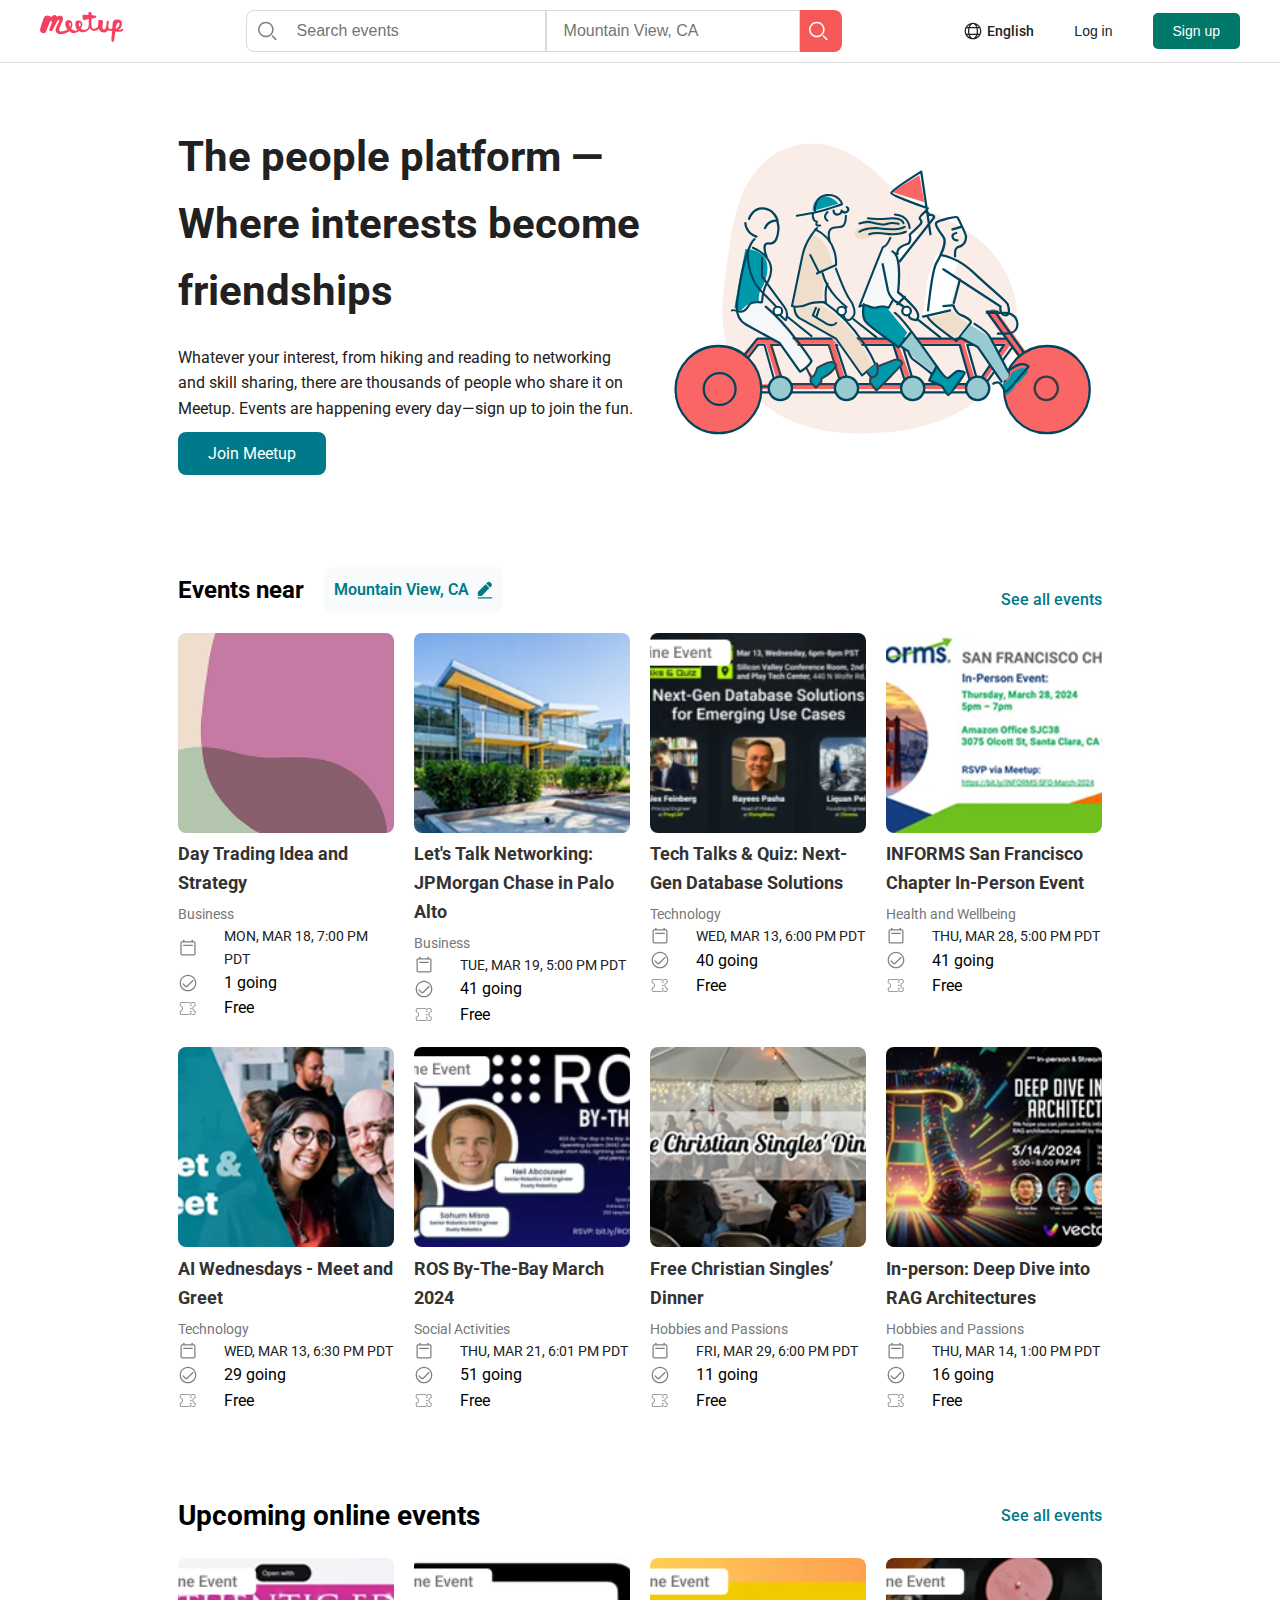
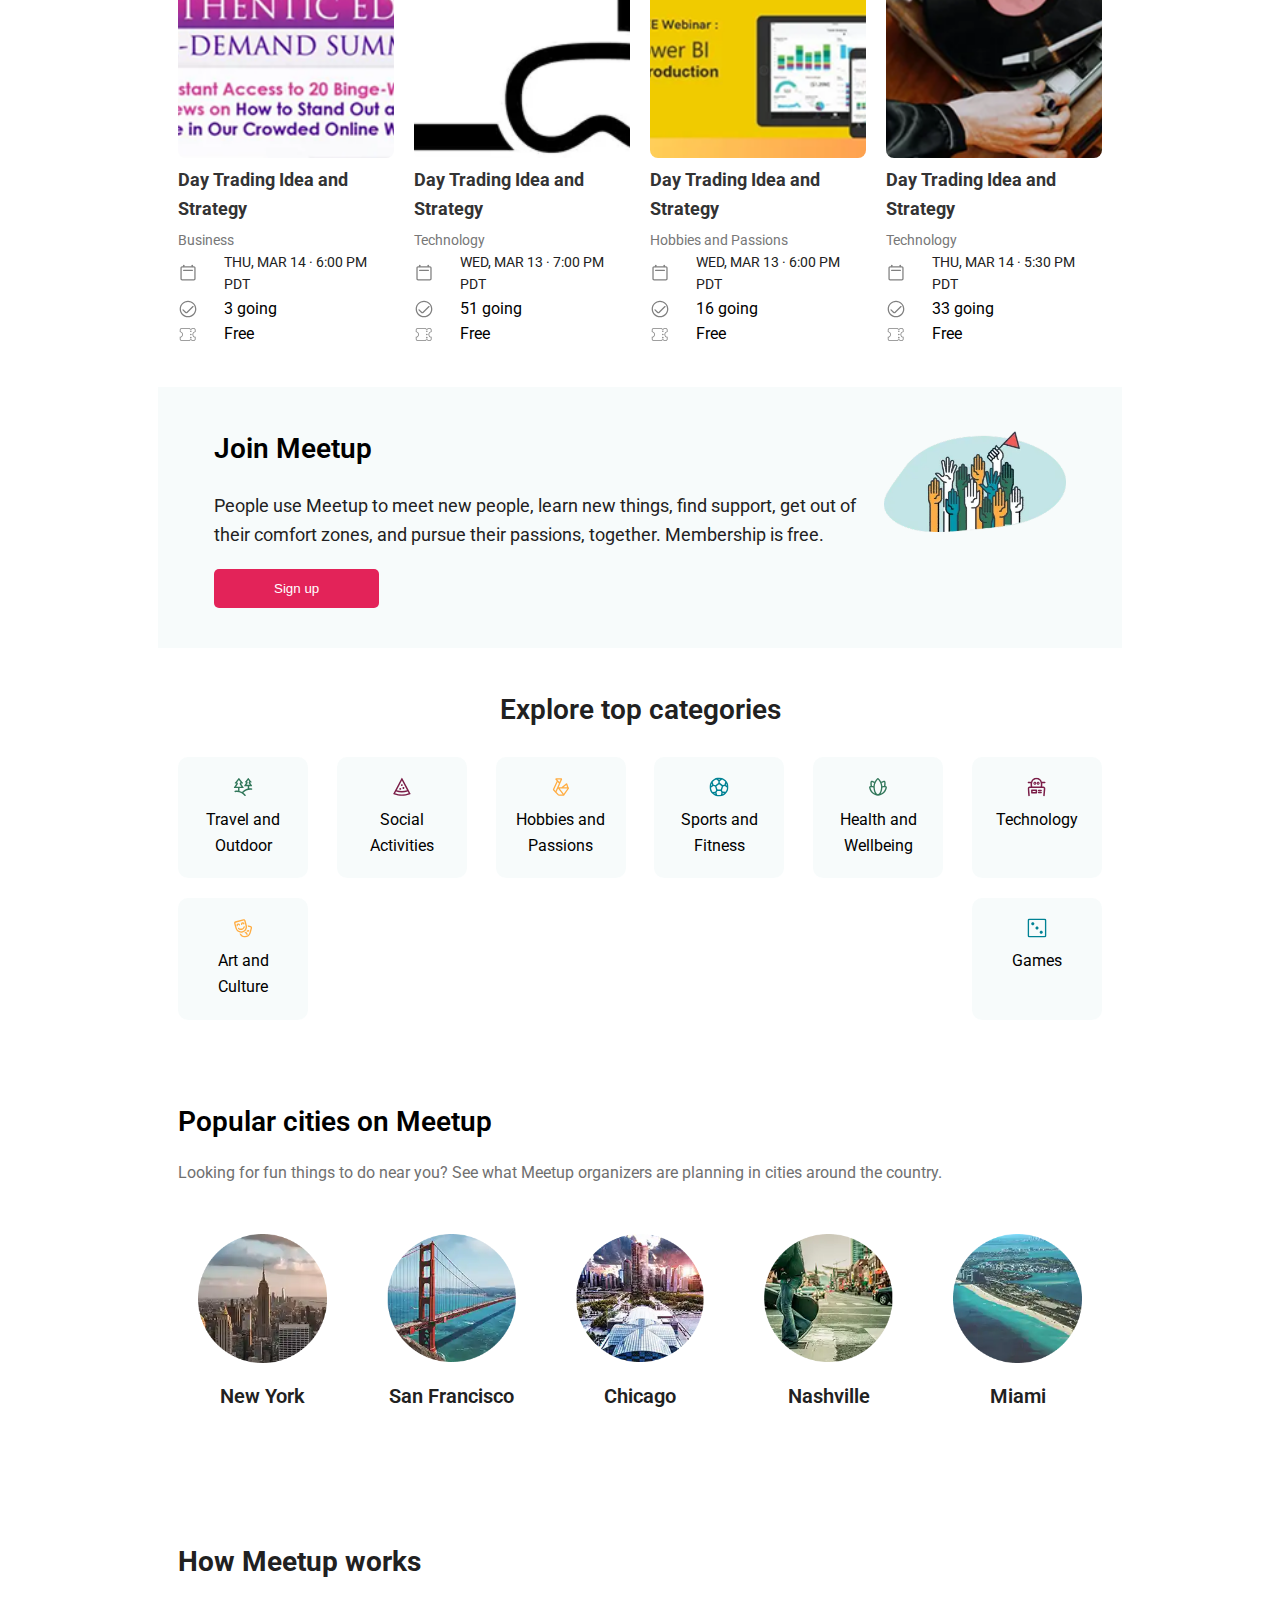
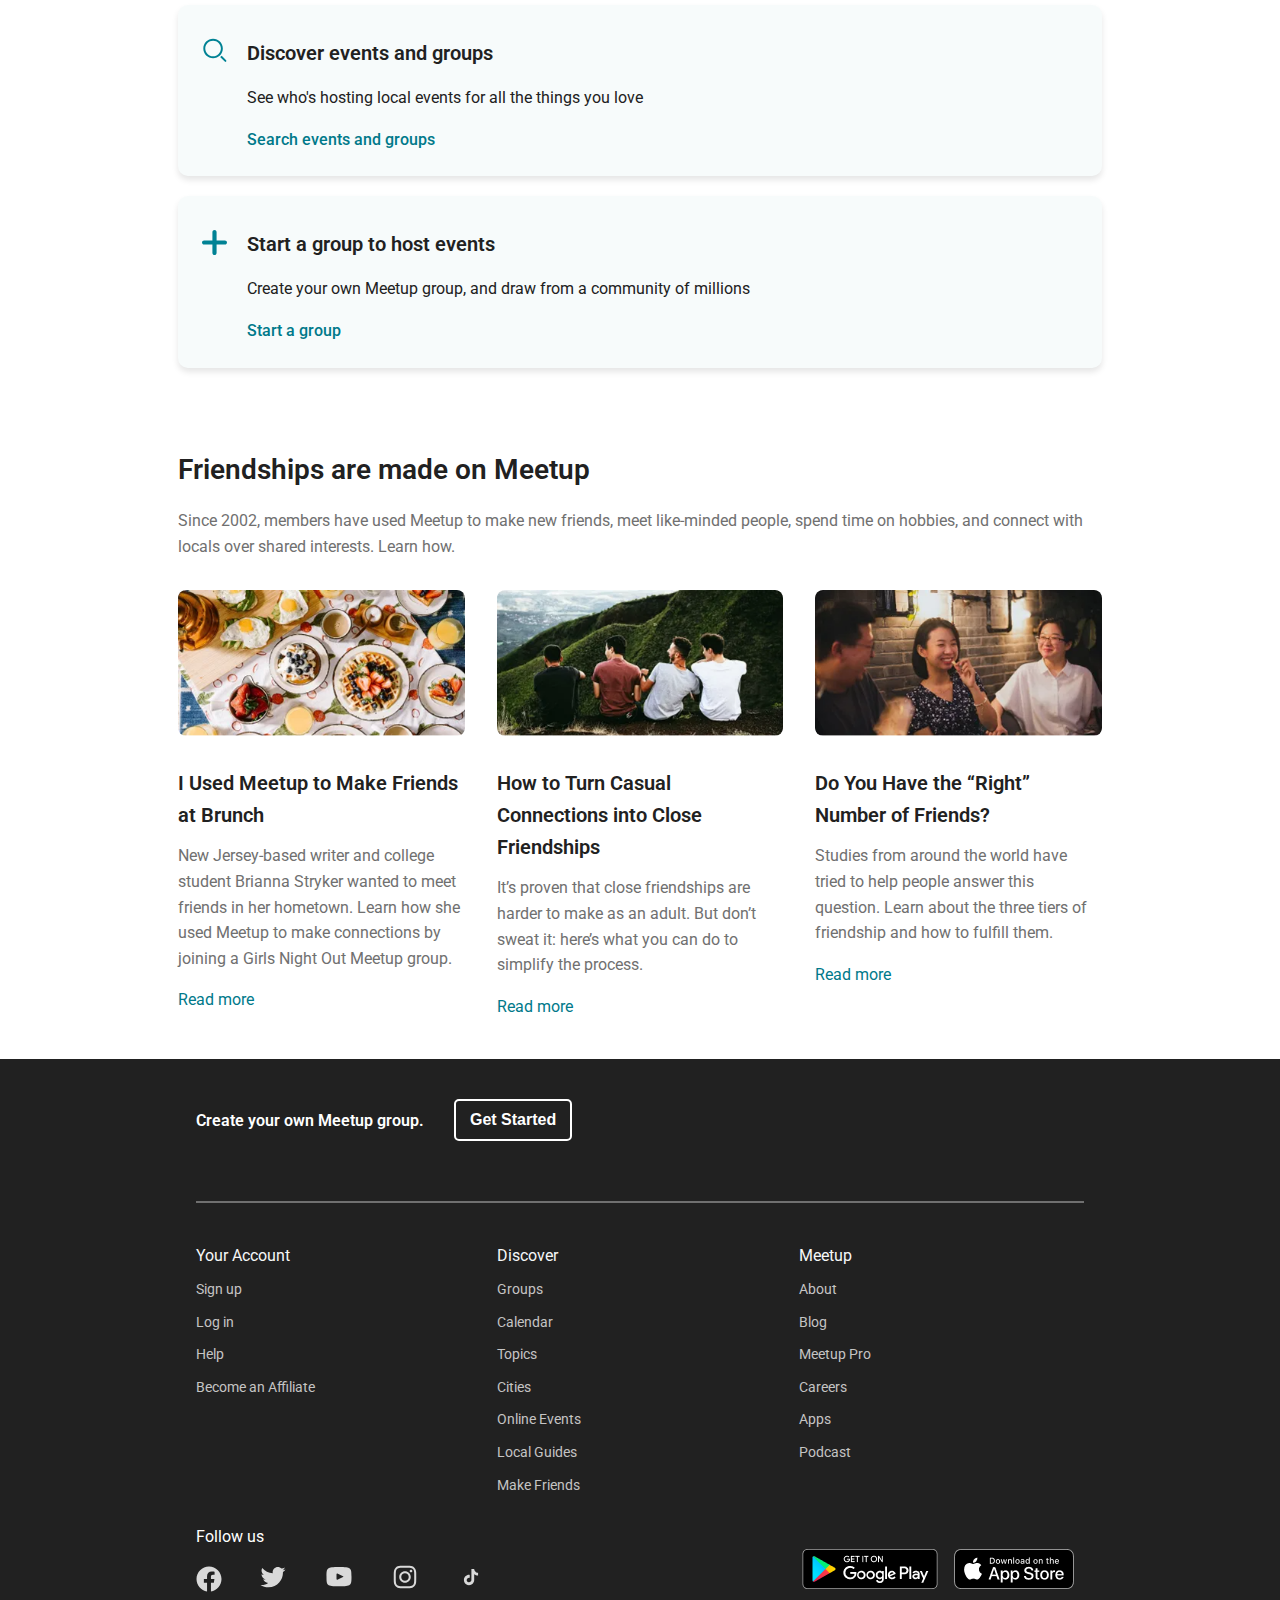
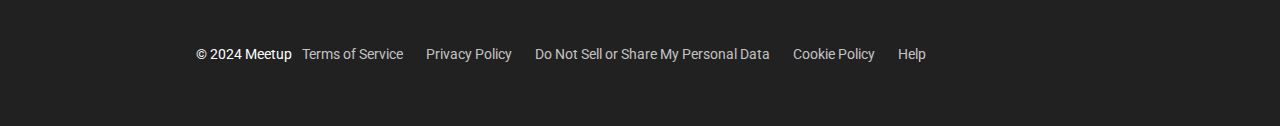
<file: index.html>
<!DOCTYPE html>
<html lang="en">
  <head>
    <meta charset="UTF-8" />
    <meta name="viewport" content="width=device-width, initial-scale=1.0" />
    <title>Meetup</title>
    <link rel="stylesheet" href="/CSS/header.css" />
    <link rel="stylesheet" href="/CSS/style.css" />
    <link rel="stylesheet" href="/CSS/icons.css" />
    <link rel="stylesheet" href="/CSS/utils.css" />
    <link rel="stylesheet" href="/CSS/footer.css" />
    <link rel="preconnect" href="https://fonts.googleapis.com" />
    <link rel="preconnect" href="https://fonts.gstatic.com" crossorigin />
    <link
      href="https://fonts.googleapis.com/css2?family=Roboto:ital,wght@0,100..900;1,100..900&display=swap"
      rel="stylesheet"
    />
  </head>
  <body>
    <main>
      <section class="hero">
        <div class="hero-text">
          <h1>The people platform — Where interests become friendships</h1>
          <p class="hero-discription">
            Whatever your interest, from hiking and reading to networking and
            skill sharing, there are thousands of people who share it on Meetup.
            Events are happening every day—sign up to join the fun.
          </p>
          <a
            class="hidden-mobile"
            id="joinMeetingLink"
            href="search-events-page/search-events-page.html"
            >Join Meetup</a>
        </div>
        <div class="hero-image">
          <img src="IMG/hero-illustration.svg" alt="Hero Image" />
        </div>
      </section>

      <section class="events">
        <div>
			<div class="events-title-grupp">
				<div class="events-title">
					<h2 class="event-title-h2">Events near</h2>
				  <div class="events-title-input">
					  <p>Mountain View, CA</p>
					  <img src="IMG/event-pen.svg" alt="pen" />
				  </div>
				</div>
				<a class="events-title-link hidden-mobile" href="#">See all events</a>
			</div>
        </div>
        <div id="cards-event-list" class="event-list"></div>
      </section>

      <section class="upcoming-events">
		<div class="upcoming-events-title">
			<h2 class="upcoming-events-title-h2">Upcoming online events</h2>
			<a class="upcoming-events-link hidden-mobile" href="#">See all events</a>
		</div>
        <div id="cards-upcomming-event-list" class="event-list"></div>
      </section>

      <section class="join-meetup">
        <div class="join-meetup-info">
          <h2 class="hidden-mobile">Join Meetup</h2>
          <p>
            People use Meetup to meet new people, learn new things, find
            support, get out of their comfort zones, and pursue their passions,
            together. Membership is free.
          </p>
          <button class="sign-up-btn">Sign up</button>
        </div>
        <div class="join-meetup-image">
          <img  src="IMG/Join-Meetup.png" alt="" />
        </div>
        <h2 class="shown-mobile">Join Meetup</h2>
      </section>

      <section class="categories">
        <h2>Explore top categories</h2>
        <div class="category-list">
          <div class="category">
            <img src="IMG/categorie-1.svg" alt="Travel" />
            Travel and Outdoor
          </div>
          <div class="category">
            <img src="IMG/categorie-2.svg" alt="Social" />
            Social Activities
          </div>
          <div class="category">
            <img src="IMG/categorie-3.svg" alt="Hobbies" />
            Hobbies and Passions
          </div>
          <div class="category">
            <img src="IMG/categorie-4.svg" alt="Sports" />
            Sports and Fitness
          </div>
          <div class="category">
            <img src="IMG/categorie-5.svg" alt="Health" />
            Health and Wellbeing
          </div>
          <div class="category">
            <img src="IMG/categorie-6.svg" alt="Technology" />
            Technology
          </div>
          <div class="category">
            <img src="IMG/categorie-7.svg" alt="Art" />
            Art and Culture
          </div>
          <div class="category">
            <img src="IMG/categorie-8.svg" alt="Games" />
            Games
          </div>
        </div>
      </section>

      <section class="cities">
        <h2>Popular cities on Meetup</h2>
        <p>
          Looking for fun things to do near you? See what Meetup organizers are
          planning in cities around the country.
        </p>
        <div class="city-list">
          <a
            href="search-events-page/search-events-page.html?location=New%20York"
            class="city"
          >
            <img class="city-image" src="IMG/new-york.png" alt="New York" />
            <p>New York</p>
          </a>
          <div class="city">
            <img class="city-image" src="IMG/san-francisco.png" alt="San Francisco" />
            <p>San Francisco</p>
          </div>
          <div class="city">
            <img class="city-image" src="IMG/chicago.png" alt="Chicago" />
            <p>Chicago</p>
          </div>
          <div class="city">
            <img class="city-image" src="IMG/nashville.png" alt="Nashville" />
            <p>Nashville</p>
          </div>
          <div class="city">
            <img class="city-image" src="IMG/miami.png" alt="Miami" />
            <p>Miami</p>
          </div>
        </div>
      </section>

      <section class="how-it-works">
        <h2>How Meetup works</h2>
        <div class="steps">
          <div class="step">
            <div>
              <i class="icon ic-color-biruza ic-search"></i>
            </div>
            <div class="step-content">
              <h3 class="step-title">Discover events and groups</h3>
              <p class="step-discription">See who's hosting local events for all the things you love</p>
              <a class="step-link" href="#">Search events and groups</a>
            </div>
          </div>

          <!-- Шаг 2: Start a group to host events -->
          <div class="step">
            <div>
              <i class="icon ic-plus ic-color-biruza"></i>
            </div>
            <div class="step-content">
              <h3 class="step-title">Start a group to host events</h3>
              <p class="step-discription">
                Create your own Meetup group, and draw from a community of
                millions
              </p>
              <a class="step-link" href="#">Start a group</a>
            </div>
          </div>
        </div>
      </section>

      <section class="friendships">
        <h2>Friendships are made on Meetup</h2>
        <p>
          Since 2002, members have used Meetup to make new friends, meet
          like-minded people, spend time on hobbies, and connect with locals
          over shared interests. Learn how.
        </p>

        <div id="my-card-list" class="friendship-cards">
          <!-- Данные запорлняются в JS -->
        </div>
      </section>
    </main>


    <script src="elements/header.js"></script>
    <script src="elements/footer.js"></script>
    <script type="module" src="main-page.js"></script>
  </body>
</html>
</file>
<file: CSS/header.css>
/* Header */
.header {
	background-color: #fff;
	padding: 10px 40px;
	border-bottom: 1px solid #ddd;
  }
  
  nav {
	display: flex;
	justify-content: space-between;
	align-items: center;
  }
  
.logo-search {
	display: flex;
	align-items: center;
	gap: 40px;
  }
  
.logo img {
	height: 30px;
  }
  
.search-bar {
	display: flex;
  }
  
  .search-input-wrapper {
	display: flex;
	align-items: center;
	width: 300px;
	padding-left: 10px;
	border: 1px solid #d9d9d9;
	border-radius: 8px 0 0 8px;
  }
  
.search-input {
	border: none;
	font-size: 16px;
	color: #707070;
	outline: none;
  }
  
.search-bar .location {
	display: flex;
	align-items: center;
	border: none;
	font-weight: 400;
	font-size: 16px;
	padding-left: 17px;
	border: 1px solid #d9d9d9;
	width: 254px;
	height: 42px;
	outline: none;
  }
  
  
.search-button {
	padding: 8px;
	background-color: #f65858;
	border: none;
	width: 42px;
	border-radius: 0 8px 8px 0;
	cursor: pointer;
  }
  
  /* Панель авторизации */
.user-auth {
	display: flex;
	align-items: center;
	gap: 20px;
	order: 3;
  }
  
.user-auth button {
	font-size: 14px;
	font-weight: 500;
	padding: 10px 20px;
	background-color: transparent;
	border: none;
	border-radius: 5px;
	cursor: pointer;
  }
  
.user-auth button.log-in {
	color: #212121;
  }
  
.user-auth button:hover {
	background-color: #024941;
	color: white;
  }
  
.user-auth .active {
	background-color: #00796b;
	color: white;
  }
  
.user-auth .language {
	display: flex;
	align-items: center;
	gap: 4px;
	font-size: 14px;
	font-weight: 500;
	color: #212121;
  }

  @media (max-width: 700px){
	#search-location-input{
		display: none;
	}

	.user-auth .language{
		font-size: 12px;
	}
	.user-auth button{
		font-size: 12px;
	}
	.header{
		padding: 10px;
	}
	nav {
		  flex-wrap: wrap;
		}
	  
		.user-auth {
		gap: 8px;
		  order: 2;
		}
	  
		.search-bar {
			margin-top: 15px;
		  width: 100%;
		  order: 3;
		}
		.search-input-wrapper{
			width: 100%;
		}
  }
</file>
<file: CSS/style.css>
/* Общие стили */
* {
  margin: 0;
  padding: 0;
  box-sizing: border-box;
}

body {
  font-family: "Roboto", serif;
  line-height: 1.6;
  background-color: #ffffff;
}

a {
  text-decoration: none;
  color: inherit;
}

img {
  max-width: 100%;
}

main {
  max-width: 5000px;
  margin-right: 158px;
  margin-left: 158px;
}

/* Hero Section */
.hero {
  display: flex;
  justify-content: space-between;
  align-items: center;
  padding: 60px 20px;
  margin: 70px, 158px;
  background-color: #ffffff;
}

.hero-text {
  flex: 1;
}

.hero-text h1 {
  font-size: 42px;
  font-weight: 700;
  color: #212121;
  margin-bottom: 20px;
}

.hero-text .hero-discription {
  font-size: 16px;
  color: #212121;
  margin-bottom: 20px;
}

.hero-text a {
  font-size: 16px;
  padding: 12px 30px;
  background-color: #00798a;
  color: #fff;
  border: none;
  border-radius: 8px;
  cursor: pointer;
}

.hero-image {
  flex: 1;
}

.hero-image img {
  width: 100%;
  object-fit: cover;
}

/* Events Section */
.events {
  padding: 40px 20px;
  background-color: #fff;
}

.events-title-grupp {
  display: flex;
  justify-content: space-between;
  align-items: center;
}
.events-title {
  display: flex;
  justify-content: space-between;
  align-items: center;
  margin-bottom: 20px;
}
.events-title-input {
  display: flex;
  gap: 8px;
  margin-left: 20px;
  padding: 10px;
  border: none;
  border-radius: 8px;
  font-weight: 600;
  color: #00798a;
  background-color: rgba(151, 202, 209, 0.08);
}

.events-title-link {
  font-weight: 500;
  color: #00798a;
}
.events-title-h2 {
  font-size: 28px;
}

.event-list {
  display: grid;
  grid-template-columns: repeat(4, 1fr);
  gap: 20px;
}

.event img {
  width: 100%;
  height: 200px;
  object-fit: cover;
  border-radius: 8px;
}

.event-info-element {
  display: flex;
  justify-content: left;
  align-items: center;
  gap: 6px;
  font-size: 16px;
}

.event-title {
  text-align: left;
  font-size: 18px;
  font-weight: bold;
  color: #333;
}

.event-category {
  text-align: left;
  font-size: 14px;
  color: #777;
  margin-top: 5px;
}

.event-date {
  text-transform: uppercase;
  font-size: 14px;
  color: #212121;
}

/* Upcoming Events Section */
.upcoming-events {
  padding: 40px 20px;
  background-color: #fff;
}

.upcoming-events-title {
  display: flex;
  justify-content: space-between;
  align-items: center;
  font-size: 28px;
  margin-bottom: 20px;
}

.upcoming-events-title-h2 {
  font-size: 28px;
}

.upcoming-events-link {
  font-size: 16px;
  font-weight: 500;
  color: #00798a;
}

/* Join Meetup Section */
.join-meetup {
  display: flex;
  text-align: left;
  padding: 40px 56px;
  background-color: rgba(151, 202, 209, 0.08);
}

.join-meetup h2 {
  font-size: 28px;
  margin-bottom: 20px;
  font-weight: 600;
}

.join-meetup p {
  font-size: 18px;
  color: #212121;
  font-weight: 400;
  margin-bottom: 20px;
}

.join-meetup .sign-up-btn {
  padding: 12px 60px;
  background-color: #e32359;
  color: white;
  font-weight: 500;
  border: none;
  border-radius: 5px;
  cursor: pointer;
}

.join-meetup .sign-up-btn:hover {
  background-color: #a30935;
}

/* Explore Top Categories Section */
.categories {
  padding: 40px 20px;
  background-color: #fff;
  text-align: center;
}

.categories h2 {
  font-size: 28px;
  margin-bottom: 24px;
  font-weight: 600;
  color: #212121;
}

.category-list {
  display: flex;
  justify-content: space-between;
  flex-wrap: wrap;
  gap: 20px;
}

.category {
  display: flex;
  flex-direction: column;
  align-items: center;
  background-color: rgba(151, 202, 209, 0.08);
  padding: 20px;
  border-radius: 10px;
  width: 130px;
  text-align: center;
}

.category img {
  width: 20px;
  height: 20px;
  margin-bottom: 10px;
}

.category p {
  font-size: 16px;
  color: #212121;
  font-weight: 500;
}
/* Cities Section */
.cities {
  padding: 40px 20px;
}

.cities h2 {
  font-size: 28px;
  font-weight: 600;
  padding-bottom: 16px;
}
.cities p {
  font-size: 16px;
  font-weight: 400;
  color: #707070;
  padding-bottom: 28px;
}

.city-list {
  overflow-x: auto;
  display: grid;
  grid-template-columns: repeat(5, 1fr);
  gap: 20px;
}

.city {
  padding: 20px;
  border-radius: 8px;
  text-align: center;
}

.city-image {
  min-width: 90px;
  width: 100%;
  object-fit: cover;
  border-radius: 8px;
  padding-bottom: 10px;
}

.city p {
  font-size: 20px;
  font-weight: 600;
  color: #212121;
}

/* How Meetup Works Section */
.how-it-works {
  padding: 40px 20px;
  background-color: #fff;
  text-align: left;
}

.how-it-works h2 {
  font-size: 28px;
  margin-bottom: 20px;
  color: #212121;
}

.steps {
  display: flex;
  justify-content: space-between;
  gap: 20px;
  flex-wrap: wrap;
}

.step {
  flex-grow: 1;
  background-color: rgba(151, 202, 209, 0.08);
  padding: 32px 112px 24px 24px;
  border-radius: 10px;
  display: flex;
  align-items: left;
  box-shadow: 0 4px 6px rgba(0, 0, 0, 0.1);
}

.icon {
  margin-right: 20px;
}

.step-title {
  font-size: 20px;
  font-weight: 600;
  color: #212121;
  margin-bottom: 16px;
}

.step-discription {
  font-size: 16px;
  font-weight: 400;
  color: #212121;
  margin-bottom: 16px;
}

.step-link {
  font-size: 16px;
  font-weight: 500;
  color: #00798a;
  text-decoration: none;
}
.step-content {
  overflow-wrap: break-word;
}

.step-content a:hover {
  text-decoration: underline;
}

/* Friendships Section */
.friendships {
  padding: 40px 20px;
  text-align: left;
}

.friendships h2 {
  font-size: 28px;
  font-weight: 600;
  margin-bottom: 16px;
  color: #212121;
}

.friendships p {
  font-size: 16px;
  color: #707070;
  margin-bottom: 30px;
}

.friendship-cards {
  display: grid;
  grid-template-columns: repeat(3, 1fr);
  justify-content: space-between;
  gap: 32px;
  flex-wrap: wrap;
}

.friendship-card {
  border-radius: 10px;
  text-align: left;
}

.friendship-card img {
  width: 100%;
  object-fit: cover;
  border-radius: 8px;
  margin-bottom: 24px;
}

.friendship-card h3 {
  font-size: 20px;
  font-weight: 600;
  color: #212121;
  margin-bottom: 12px;
}

.friendship-card p {
  font-size: 16px;
  color: #707070;
  margin-bottom: 16px;
}

.friendship-card a {
  font-size: 16px;
  color: #00798a;
  text-decoration: none;
  margin-bottom: 55px;
}

.friendship-card a:hover {
  text-decoration: underline;
}

@media (max-width: 700px) {
  main {
    margin: 0;
    padding: 10px;
  }

  .hero {
    display: block;
  }
  .hero-text {
    font-size: 25px;
  }

  .hero-discription {
    font-size: 12px;
  }

  .join-meetup {
    padding: 40px 0;
    flex-wrap: wrap-reverse;
    order: 2;
  }
  .event-list {
    grid-template-columns: 1fr;
  }
  .event {
    padding: 10px 0;
    border-top: 1px solid #707070;
  }
  .event-title-h2 {
    font-size: 20px;
  }

  .upcoming-events-title-h2 {
    font-size: 20px;
  }

  .join-meetup .sign-up-btn {
    display: block;
    margin: auto;
  }

  .step {
    padding: 10px 60px 10px 10px;
  }
  .step-title {
    font-size: 12px;
    margin-bottom: 10px;
  }
  .step-discription {
    margin-bottom: 10px;
    font-size: 10px;
  }
  .step-link {
    font-size: 10px;
  }
  .friendship-card {
    padding: 35px 0;
    border-radius: 0;
    border-top: 1px solid #707070;
  }
  .friendship-cards {
    display: block;
  }
}
</file>
<file: CSS/icons.css>
:root {
  --icon-size-default: 20px;
}

.icon {
  background-color: black;
  display: inline-block;
  vertical-align: middle;
  height: var(--icon-size-default);
  width: var(--icon-size-default);
}

.icon.ic-color-white {
  background-color: white;
}

.icon.ic-color-gray {
  background-color: gray;
}

.icon.ic-color-biruza{
	width: 25px;
	height: 25px;
	background-color: #008294;
}

.icon.ic-search {
  mask: url(../IMG/search-icon.svg);
  -webkit-mask-position: center;
  mask-position: center;
  -webkit-mask-repeat: no-repeat;
  mask-repeat: no-repeat;
  -webkit-mask-size: contain;
  mask-size: contain;
}

.icon.ic-calendar {
  mask: url(../IMG/icon-calendar.svg);
  -webkit-mask-position: center;
  mask-position: center;
  -webkit-mask-repeat: no-repeat;
  mask-repeat: no-repeat;
  -webkit-mask-size: contain;
  mask-size: contain;
}

.icon.ic-check {
  mask: url(../IMG/icon-check.svg);
  -webkit-mask-position: center;
  mask-position: center;
  -webkit-mask-repeat: no-repeat;
  mask-repeat: no-repeat;
  -webkit-mask-size: contain;
  mask-size: contain;
}

.icon.ic-ticket {
  mask: url(../IMG/icon-ticket.svg);
  -webkit-mask-position: center;
  mask-position: center;
  -webkit-mask-repeat: no-repeat;
  mask-repeat: no-repeat;
  -webkit-mask-size: contain;
  mask-size: contain;
}

.icon.ic-plus {
	mask: url(../IMG/plus-icon-blue.svg);
	-webkit-mask-position: center;
	mask-position: center;
	-webkit-mask-repeat: no-repeat;
	mask-repeat: no-repeat;
	-webkit-mask-size: contain;
	mask-size: contain;
  }
</file>
<file: CSS/utils.css>
.shown-mobile {
	display: none !important;
  }

  @media (max-width: 393px) {
	.shown-mobile {
	  display: revert !important;
	}
  
	.hidden-mobile {
	  display: none !important;
	}
  }
</file>
<file: CSS/footer.css>
/* Footer */
footer {
	background-color: #212121;
	color: #fff;
	padding: 40px 196px;
	text-align: center;
  }
  
  /* Контейнер для всех секций в футере */
  .footer-container {
	display: flex;
	justify-content: space-between;
	flex-wrap: wrap;
	gap: 40px;
  }
  

  .footer-create-group {
	display: flex;
	gap: 30px;
	justify-content: left;
	align-items: center;
	
	text-align: left;
	margin-bottom: 20px;
  }
  
  .footer-create-group p {
	font-size: 16px;
	font-weight: 600;
  }
  
  .footer-create-group button {
	padding: 10px 14px;
	font-size: 16px;
	font-weight: 600;
	background-color: #212121;
	color: #fff;
	border: 2px solid #fff;
	border-radius: 5px;
	cursor: pointer;
  }
  
  .gray-line {
	border-top: 2px solid #707070;
	width: 100%;
  }
  
  .footer-create-group button:hover {
	background-color: #fff;
	color: #212121;
  }
  
  /* Секции с ссылками ("Your Account", "Discover", "Meetup") */
  .footer-links {
	flex: 1;
	text-align: left;
  }
  
  .footer-links h3 {
	font-size: 16px;
	font-weight: 400;
	color: #f6f7f8;
	margin-bottom: 7px;
  }
  
  .footer-links ul {
	list-style-type: none;
	padding: 0;
  }
  
  .footer-links ul li {
	margin-bottom: 7px;
  }
  
  .footer-links a {
	color: #c5c4c4;
	font-size: 14px;
	font-weight: 400;
	text-decoration: none;
  }
  
  .footer-links a:hover {
	text-decoration: underline;
  }
  
  /* Секция социальных сетей */
  .footer-social {
	display: flex;
	justify-content: space-between;
	flex: 1;
	text-align: center;
	min-width: 250px;
	margin-top: 20px;
  }
  
  .footer-social .social-icons {
	text-align: left;
	font-size: 16px;
	font-weight: 400;
	margin-bottom: 20px;
  }
  
  .footer-social .social-icons img {
	margin: 12px 32px 24px 0;
	text-decoration: none;
  }
  
  /* Секция ссылками */
  .footer-links-group{
	display: flex;
	justify-content: space-between;
	gap: 16px;
	width: 100%;
  }
  .footer-policy ul {
	list-style-type: none;
	padding: 0;
	margin-bottom: 20px;
  }
  
  .footer-policy ul li {
	display: inline-block;
	margin: 0 10px;
  }
  
  /* Секция с кнопками для скачивания приложений */
  .footer-apps img {
	text-align: center;
	margin-top: 25px;
  }
  /* Copyright */
  
  .copyright {
	display: flex;
  }
  
  .footer-bottom p {
	font-size: 14px;
  }
  
  .footer-policy {
	font-size: 14px;
	color: #c5c4c4;
  }

  @media (max-width:700px){
	footer{
		padding: 10px;
		
	}
	.footer-social{
		flex-wrap: wrap;
	}
	.footer-app{
		display: none !important;
	}
	.join-meetup-image{
			display: flex;
			justify-content: center;
			align-items: center;
			width: 100%;
	}
  }
</file>
